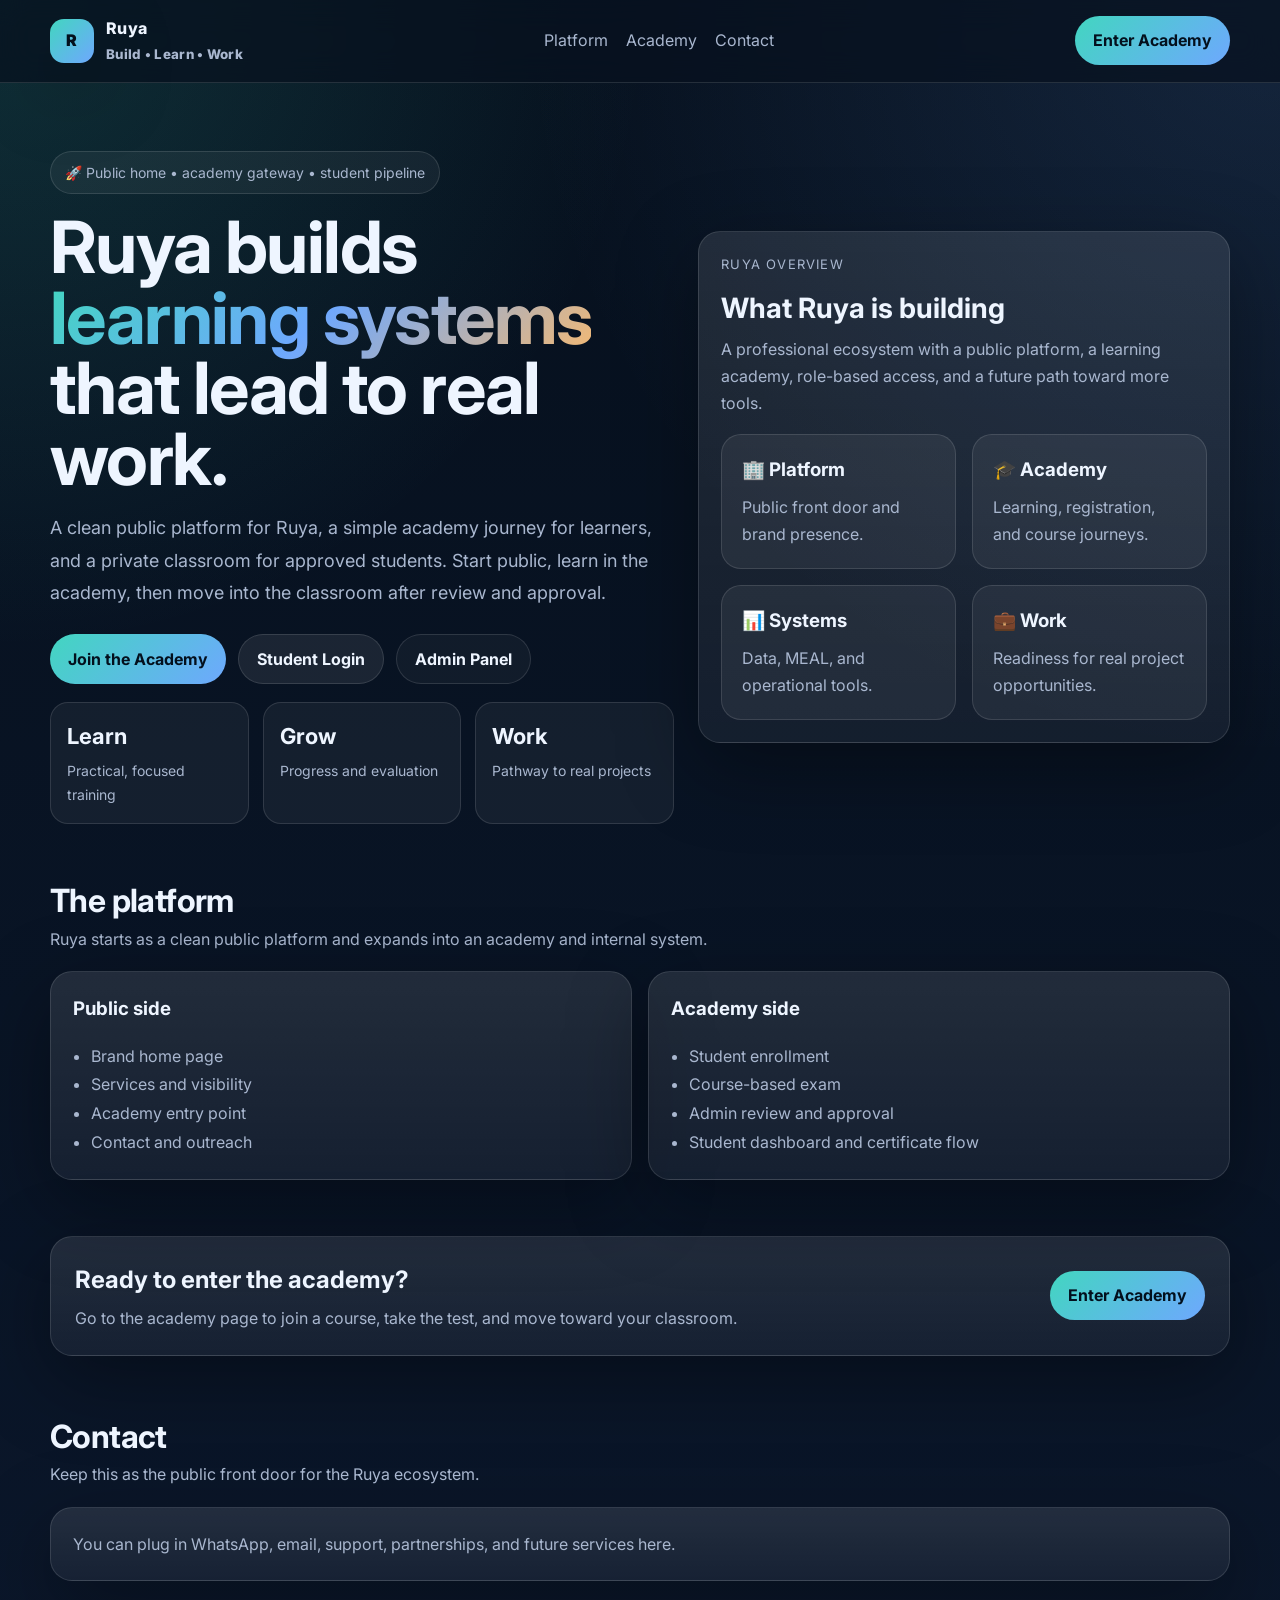
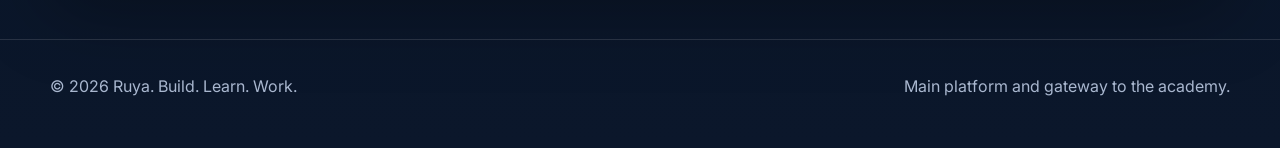
<file: index.html>
<!DOCTYPE html>
<html lang="en">
<head>
  <meta charset="UTF-8" />
  <meta name="viewport" content="width=device-width, initial-scale=1.0" />
  <meta name="description" content="Ruya is a digital ecosystem for learning, operations, and practical NGO-ready tools." />
  <meta name="theme-color" content="#07111f" />
  <title>Ruya | Build. Learn. Work.</title>
  <link rel="preconnect" href="https://fonts.googleapis.com" />
  <link rel="preconnect" href="https://fonts.gstatic.com" crossorigin />
  <link href="https://fonts.googleapis.com/css2?family=Inter:wght@400;500;600;700;800;900&display=swap" rel="stylesheet" />
  <link rel="stylesheet" href="styles.css" />
</head>
<body>
  <header class="topbar">
    <div class="container topbar-inner">
      <a class="brand" href="index.html">
        <div class="mark">R</div>
        <div><div>Ruya</div><small style="color:var(--muted)">Build • Learn • Work</small></div>
      </a>
      <nav class="nav-links">
        <a href="#platform">Platform</a>
        <a href="#academy-cta">Academy</a>
        <a href="#contact">Contact</a>
      </nav>
      <a class="btn btn-primary" href="academy.html">Enter Academy</a>
    </div>
  </header>

  <main class="container">
    <section class="hero">
      <div>
        <span class="eyebrow">🚀 Public home • academy gateway • student pipeline</span>
        <h1>Ruya builds <span class="gradient-text">learning systems</span> that lead to real work.</h1>
        <p class="lead">
          A clean public platform for Ruya, a simple academy journey for learners, and a private classroom for approved students.
          Start public, learn in the academy, then move into the classroom after review and approval.
        </p>
        <div class="hero-actions">
          <a class="btn btn-primary" href="academy.html">Join the Academy</a>
          <a class="btn btn-ghost" href="student.html">Student Login</a>
          <a class="btn btn-dark" href="admin.html">Admin Panel</a>
        </div>

        <div class="stats">
          <div class="stat"><strong>Learn</strong><span>Practical, focused training</span></div>
          <div class="stat"><strong>Grow</strong><span>Progress and evaluation</span></div>
          <div class="stat"><strong>Work</strong><span>Pathway to real projects</span></div>
        </div>
      </div>

      <div class="panel" style="padding:22px;">
        <div style="color:var(--muted);font-size:13px;text-transform:uppercase;letter-spacing:1.2px;margin-bottom:12px;">Ruya overview</div>
        <h2 style="margin:0 0 6px;font-size:28px;">What Ruya is building</h2>
        <p style="margin:0;color:var(--muted);line-height:1.7;">
          A professional ecosystem with a public platform, a learning academy, role-based access, and a future path toward more tools.
        </p>

        <div class="grid-2" style="margin-top:16px;">
          <div class="card"><h3>🏢 Platform</h3><p>Public front door and brand presence.</p></div>
          <div class="card"><h3>🎓 Academy</h3><p>Learning, registration, and course journeys.</p></div>
          <div class="card"><h3>📊 Systems</h3><p>Data, MEAL, and operational tools.</p></div>
          <div class="card"><h3>💼 Work</h3><p>Readiness for real project opportunities.</p></div>
        </div>
      </div>
    </section>

    <section class="section" id="platform">
      <div class="section-head">
        <div>
          <h2>The platform</h2>
          <p>Ruya starts as a clean public platform and expands into an academy and internal system.</p>
        </div>
      </div>

      <div class="grid-2">
        <div class="panel" style="padding:22px;">
          <h3 style="margin-top:0;">Public side</h3>
          <ul style="margin:0;padding-left:18px;color:var(--muted);line-height:1.8;">
            <li>Brand home page</li>
            <li>Services and visibility</li>
            <li>Academy entry point</li>
            <li>Contact and outreach</li>
          </ul>
        </div>
        <div class="panel" style="padding:22px;">
          <h3 style="margin-top:0;">Academy side</h3>
          <ul style="margin:0;padding-left:18px;color:var(--muted);line-height:1.8;">
            <li>Student enrollment</li>
            <li>Course-based exam</li>
            <li>Admin review and approval</li>
            <li>Student dashboard and certificate flow</li>
          </ul>
        </div>
      </div>
    </section>

    <section class="section" id="academy-cta">
      <div class="panel" style="padding:24px;display:flex;justify-content:space-between;gap:18px;align-items:center;flex-wrap:wrap;">
        <div>
          <h2 style="margin:0 0 8px;">Ready to enter the academy?</h2>
          <p style="margin:0;color:var(--muted);">Go to the academy page to join a course, take the test, and move toward your classroom.</p>
        </div>
        <a class="btn btn-primary" href="academy.html">Enter Academy</a>
      </div>
    </section>

    <section class="section" id="contact">
      <div class="section-head">
        <div>
          <h2>Contact</h2>
          <p>Keep this as the public front door for the Ruya ecosystem.</p>
        </div>
      </div>
      <div class="panel" style="padding:22px;">
        <p style="margin:0;color:var(--muted);line-height:1.75;">
          You can plug in WhatsApp, email, support, partnerships, and future services here.
        </p>
      </div>
    </section>
  </main>

  <footer class="footer">
    <div class="container footer-inner">
      <div>© 2026 Ruya. Build. Learn. Work.</div>
      <div>Main platform and gateway to the academy.</div>
    </div>
  </footer>
</body>
</html>
</file>
<file: styles.css>
:root{
  --bg:#06101d;
  --bg2:#0b172b;
  --panel:rgba(255,255,255,.06);
  --panel2:rgba(255,255,255,.09);
  --line:rgba(255,255,255,.12);
  --text:#eef5ff;
  --muted:#a9b7cf;
  --accent:#42d6c0;
  --accent2:#6ea8fe;
  --accent3:#f5b971;
  --good:#7df0c5;
  --warn:#ffd27a;
  --danger:#ff9b9b;
  --shadow:0 24px 80px rgba(0,0,0,.35);
  --radius:22px;
  --container:1180px;
}
*{box-sizing:border-box}
html{scroll-behavior:smooth}
body{
  margin:0;
  font-family:Inter,system-ui,-apple-system,BlinkMacSystemFont,"Segoe UI",sans-serif;
  color:var(--text);
  background:
    radial-gradient(circle at top left, rgba(66,214,192,.16), transparent 30%),
    radial-gradient(circle at top right, rgba(110,168,254,.14), transparent 35%),
    linear-gradient(180deg,var(--bg),var(--bg2));
  min-height:100vh;
  line-height:1.55;
  overflow-x:hidden;
}
a{color:inherit;text-decoration:none}
button,input,textarea,select{font:inherit}
img{max-width:100%;display:block}
.container{width:min(var(--container), calc(100% - 32px)); margin:0 auto}
.panel{
  border:1px solid var(--line);
  background:linear-gradient(180deg, rgba(255,255,255,.10), rgba(255,255,255,.05));
  border-radius:var(--radius);
  box-shadow:var(--shadow);
}
.btn{
  border:0;
  border-radius:999px;
  padding:12px 18px;
  font-weight:700;
  cursor:pointer;
  transition:.2s;
  display:inline-flex;
  align-items:center;
  justify-content:center;
  gap:8px;
  white-space:nowrap;
}
.btn:hover{transform:translateY(-1px)}
.btn-primary{background:linear-gradient(135deg,var(--accent),var(--accent2)); color:#03101d}
.btn-ghost{background:rgba(255,255,255,.08); color:var(--text); border:1px solid var(--line)}
.btn-dark{background:rgba(255,255,255,.04); color:var(--text); border:1px solid var(--line)}
.btn-danger{background:rgba(255,125,125,.14); color:#ffdede; border:1px solid rgba(255,125,125,.28)}
input,textarea,select{
  width:100%;
  padding:14px 16px;
  border-radius:14px;
  border:1px solid var(--line);
  background:#0b172b;
  color:var(--text);
  outline:none;
}
input::placeholder,textarea::placeholder{color:#7f90aa}
textarea{min-height:120px; resize:vertical}
select{appearance:none; -webkit-appearance:none; -moz-appearance:none}
.topbar{position:sticky; top:0; z-index:50; backdrop-filter:blur(16px); background:rgba(7,17,31,.72); border-bottom:1px solid var(--line)}
.topbar-inner{display:flex; align-items:center; justify-content:space-between; gap:18px; padding:16px 0; flex-wrap:wrap}
.brand{display:flex; align-items:center; gap:12px; font-weight:800; letter-spacing:.3px}
.mark{width:44px; height:44px; border-radius:14px; display:grid; place-items:center; background:linear-gradient(135deg,var(--accent),var(--accent2)); color:#03101d; font-weight:900; box-shadow:var(--shadow)}
.nav-links{display:flex; gap:18px; color:var(--muted); flex-wrap:wrap}
.nav-links a:hover{color:var(--text)}
.section{padding:28px 0}
.section-head{display:flex; justify-content:space-between; align-items:end; gap:18px; flex-wrap:wrap; margin-bottom:18px}
.section-head h2{margin:0; font-size:32px; letter-spacing:-.6px}
.section-head p{margin:0; color:var(--muted); max-width:74ch; line-height:1.7}
.hero{padding:68px 0 24px; display:grid; grid-template-columns:1.08fr .92fr; gap:24px; align-items:center}
.eyebrow{display:inline-flex; gap:8px; align-items:center; padding:10px 14px; border:1px solid var(--line); border-radius:999px; background:rgba(255,255,255,.05); color:var(--muted); margin-bottom:18px; font-size:14px}
h1{font-size:clamp(40px,6vw,72px); line-height:.98; margin:0 0 18px; letter-spacing:-1.6px}
.gradient-text{background:linear-gradient(135deg,var(--accent),var(--accent2),var(--accent3)); -webkit-background-clip:text; background-clip:text; color:transparent}
.lead{font-size:18px; line-height:1.8; color:var(--muted); max-width:62ch; margin:0 0 24px}
.hero-actions{display:flex; gap:12px; flex-wrap:wrap}
.stats{display:grid; grid-template-columns:repeat(3,minmax(0,1fr)); gap:14px; margin-top:18px}
.stat{padding:16px; border-radius:18px; background:rgba(255,255,255,.05); border:1px solid var(--line)}
.stat strong{display:block; font-size:22px; margin-bottom:4px}
.stat span{color:var(--muted); font-size:14px}
.card{padding:20px; border-radius:20px; background:rgba(255,255,255,.06); border:1px solid var(--line)}
.card h3{margin:0 0 10px}
.card p{margin:0; color:var(--muted); line-height:1.7}
.grid-2{display:grid; grid-template-columns:1fr 1fr; gap:16px}
.grid-3{display:grid; grid-template-columns:repeat(3,minmax(0,1fr)); gap:16px}
.grid-4{display:grid; grid-template-columns:repeat(4,minmax(0,1fr)); gap:16px}
.chip{display:inline-flex; padding:7px 11px; border-radius:999px; background:rgba(255,255,255,.08); border:1px solid var(--line); color:var(--muted); font-size:13px; margin-right:8px; margin-bottom:8px}
.chip.good{color:var(--good)} .chip.warn{color:var(--warn)} .chip.bad{color:var(--danger)}
.form-grid{display:grid; grid-template-columns:1fr 1fr; gap:12px}
.full{grid-column:1/-1}
.status{margin-top:12px; min-height:22px; color:var(--accent); font-size:14px}
.footer{padding:34px 0 50px; color:var(--muted); border-top:1px solid var(--line); margin-top:30px}
.footer-inner{display:flex; justify-content:space-between; gap:16px; flex-wrap:wrap}
.table-wrap{overflow:auto; border-radius:18px; border:1px solid var(--line)}
table{width:100%; border-collapse:collapse; min-width:980px; background:rgba(255,255,255,.03)}
th,td{padding:12px 10px; border-bottom:1px solid rgba(255,255,255,.08); vertical-align:top; text-align:left; font-size:14px}
th{position:sticky; top:0; background:#0b172b; color:var(--muted); z-index:1; font-size:12px; text-transform:uppercase; letter-spacing:.08em}
.row-actions{display:flex; gap:8px; flex-wrap:wrap; align-items:center}
.inline-select{min-width:140px; padding:9px 10px; border-radius:12px}
.pill{display:inline-flex; padding:8px 12px; border-radius:999px; background:rgba(255,255,255,.06); border:1px solid var(--line); color:var(--muted); font-size:13px}
.pill.good{color:var(--good)} .pill.warn{color:var(--warn)} .pill.bad{color:var(--danger)}
.progress-wrap{margin-top:12px;width:100%;height:12px;border-radius:999px;background:rgba(255,255,255,.08);overflow:hidden;border:1px solid var(--line)}
.progress-bar{height:100%;width:0%;border-radius:inherit;background:linear-gradient(135deg,var(--accent),var(--accent2));transition:width .35s ease}
.hidden{display:none !important}
@media (max-width:980px){.hero,.grid-2{grid-template-columns:1fr} .stats,.grid-3,.grid-4{grid-template-columns:repeat(2,minmax(0,1fr))} .topbar-inner{flex-direction:column;align-items:flex-start}}
@media (max-width:760px){.stats,.grid-2,.grid-3,.grid-4,.form-grid{grid-template-columns:1fr} .btn{width:100%} .hero-actions,.nav-links{width:100%}}
</file>
